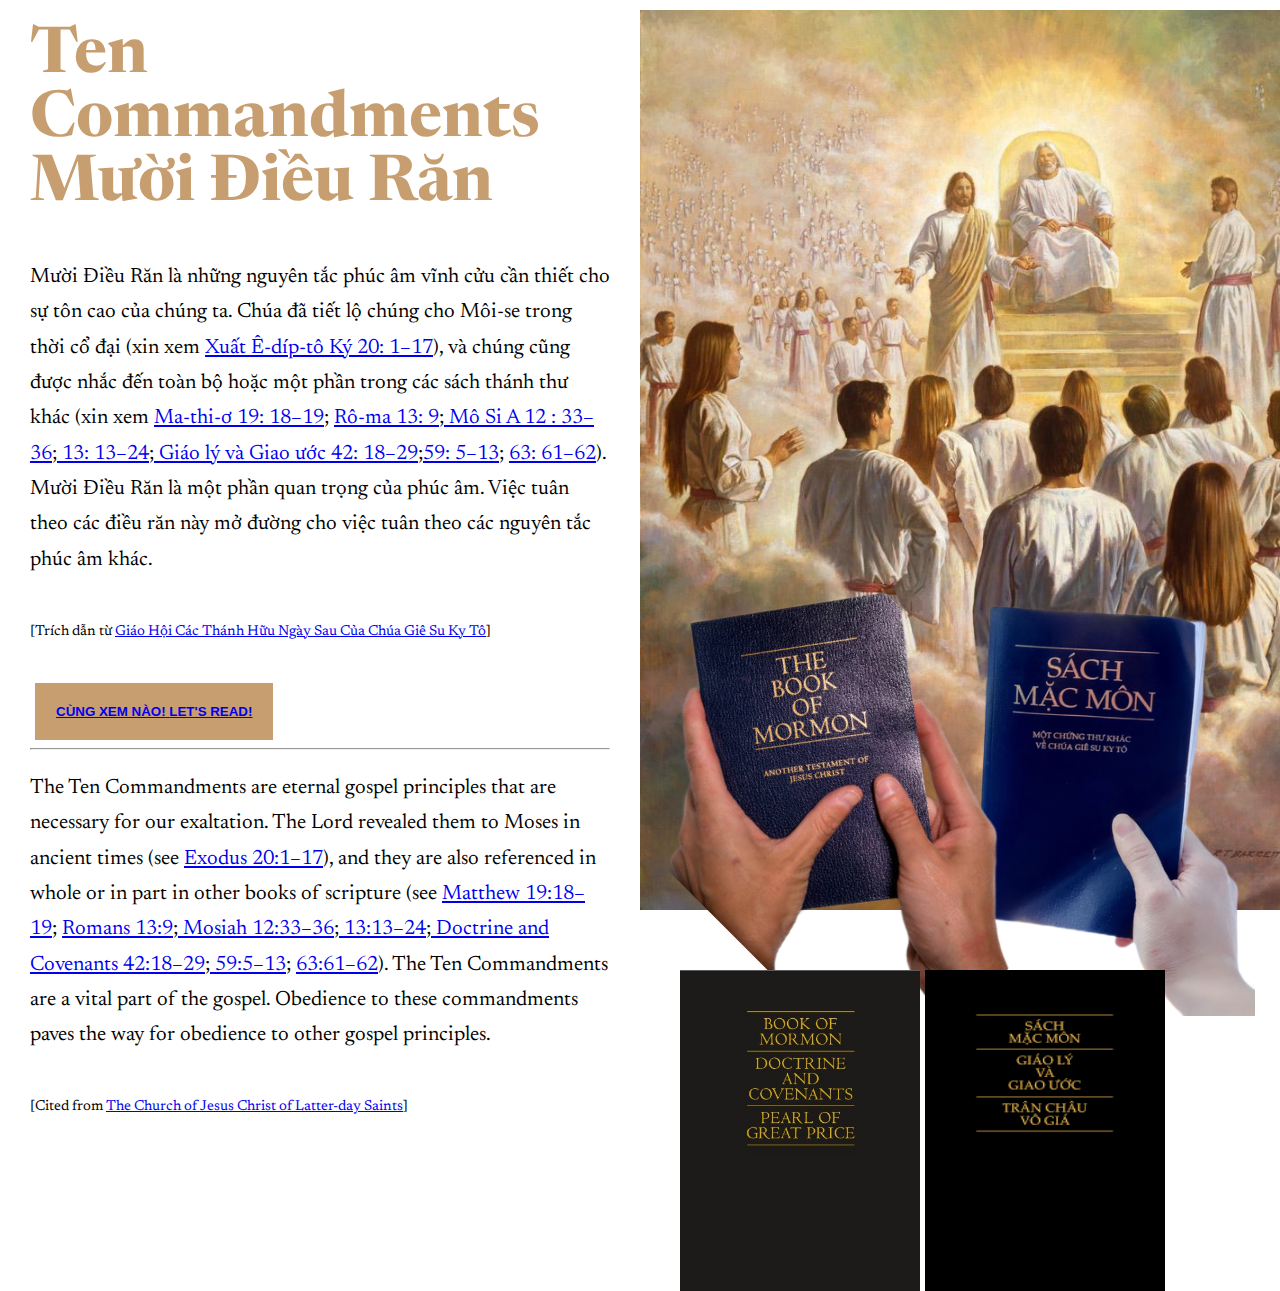
<file: index.html>
<!DOCTYPE html>
<html lang="en">

<head>
    <meta charset="UTF-8">
    <meta name="viewport" content="width=device-width, initial-scale=1.0">
    <title>10 Commandments Intro</title>
    <link rel="stylesheet" href="css/main.css">
</head>

<body>
    <main>
        <div class="content">
            <section>
                <h1 class="anim1"><span>Ten Commandments</span> <span>Mười Điều Răn</span></h1>
                <p class="anim1">Mười Điều Răn là những nguyên tắc phúc âm vĩnh cửu cần thiết cho sự tôn cao của chúng
                    ta. Chúa đã tiết lộ chúng cho Môi-se trong thời cổ đại (xin xem <a
                        href="https://kinhthanh.httlvn.org/doc-kinh-thanh/xu/20?v=RVV11" target="_blank">Xuất Ê-díp-tô Ký 20: 1–17</a>),
                    và chúng cũng được nhắc đến toàn bộ hoặc một phần trong các sách thánh thư khác (xin xem <a
                        href="https://kinhthanh.httlvn.org/doc-kinh-thanh/mat/19?v=BD2011#18" target="_blank">Ma-thi-ơ 19: 18–19</a>; <a
                        href="http://kinhthanh.httlvn.org/doc-kinh-thanh/ro/13?v=NVB#9" target="_blank">Rô-ma 13: 9</a>;<a
                        href="https://www.churchofjesuschrist.org/study/scriptures/bofm/mosiah/12.33-36?lang=vie#p33#33" target="_blank">
                        Mô Si A 12 : 33–36</a>;<a
                        href="https://www.churchofjesuschrist.org/study/scriptures/bofm/mosiah/13.13-24?lang=vie#p13#13" target="_blank">
                        13: 13–24</a>;<a
                        href="https://www.churchofjesuschrist.org/study/scriptures/dc-testament/dc/42.18-29?lang=vie#p18#18" target="_blank">
                        Giáo lý và Giao ước 42: 18–29</a>;<a
                        href="https://www.churchofjesuschrist.org/study/scriptures/dc-testament/dc/59.5-13?lang=vie#p5#5" target="_blank">59:
                        5–13</a>; <a
                        href="https://www.churchofjesuschrist.org/study/scriptures/dc-testament/dc/63.61-62?lang=vie#p61#61" target="_blank">63:
                        61–62</a>). Mười Điều Răn là một phần quan trọng của phúc âm. Việc tuân theo các điều răn này mở
                    đường cho việc tuân theo các nguyên tắc phúc âm khác.</p>
                <p class="p1 anim1">[Trích dẫn từ <a
                        href="https://www.churchofjesuschrist.org/study/manual/gospel-topics/ten-commandments?lang=vie" target="_blank">Giáo
                        Hội Các Thánh Hữu Ngày Sau Của Chúa Giê Su Ky Tô</a>]</p>
                        <button><a class="anim1" href="#" id="cta"><span>Cùng xem nào!</span> <span>Let's Read!</span></a></button>
            </section>
            
            <hr>
            <section>
                <p class="anim1">The Ten Commandments are eternal gospel principles that are necessary for our
                    exaltation. The Lord revealed them to Moses in ancient times (see <a
                        href="https://www.churchofjesuschrist.org/study/scriptures/ot/ex/20.1-17?lang=eng#p1#1" target="_blank">Exodus
                        20:1–17</a>), and they are also referenced in whole or in part in other books of scripture (see
                    <a href="https://www.churchofjesuschrist.org/study/scriptures/nt/matt/19.18-19?lang=eng#p18#18" target="_blank">Matthew
                        19:18–19</a>; <a
                        href="https://www.churchofjesuschrist.org/study/scriptures/nt/rom/13.9?lang=eng#p9#9" target="_blank">Romans
                        13:9</a>;<a
                        href="https://www.churchofjesuschrist.org/study/scriptures/bofm/mosiah/12.33-36?lang=eng#p33#33" target="_blank">
                        Mosiah 12:33–36</a>;<a
                        href="https://www.churchofjesuschrist.org/study/scriptures/bofm/mosiah/13.13-24?lang=eng#p13#13" target="_blank">
                        13:13–24</a>;<a
                        href="https://www.churchofjesuschrist.org/study/scriptures/dc-testament/dc/42.18-29?lang=eng#p18#18" target="_blank">
                        Doctrine and Covenants 42:18–29</a>;<a
                        href="https://www.churchofjesuschrist.org/study/scriptures/dc-testament/dc/59.5-13?lang=eng#p5#5" target="_blank">
                        59:5–13</a>; <a
                        href="https://www.churchofjesuschrist.org/study/scriptures/dc-testament/dc/63.61-62?lang=eng#p61#61" target="_blank">
                        63:61–62</a>). The Ten Commandments are a vital part of the gospel. Obedience to these
                    commandments paves the way for obedience to other gospel principles.</p>
                <p class="p1 anim1">[Cited from <a
                        href="https://www.churchofjesuschrist.org/study/manual/gospel-topics/ten-commandments?lang=eng" target="_blank">The
                        Church of Jesus Christ of Latter-day Saints</a>]</p>
            </section>
        </div>
        <aside>
            <div class="bom-image">
                <a href="https://www.churchofjesuschrist.org/study/scriptures/bofm/bofm-title?lang=vie" target="_blank"><img src="images/107639861_727531318037165_8977069293141533327_n_prev_ui.png"
                    alt="a hand holding Book of Mormon in Vietnamese" class="vie"></a>
                <a href="https://www.churchofjesuschrist.org/study/scriptures/bofm/bofm-title?lang=eng" target="_blank"><img src="images/istockphoto-1251199050-612x612_prev_ui.png" alt="Book of Mormon English verse" class="eng"></a>
            <a href="https://www.churchofjesuschrist.org/study/scriptures?lang=vie" target="_blank"><img src="images/download.png"
                alt="combine vie" class="vie1"></a>
            <a href="https://www.churchofjesuschrist.org/study/scriptures/bofm/bofm-title?lang=eng" target="_blank"><img src="images/41p7YA-dh+L.jpg" alt="combine English verse" class="eng1"></a>
        </div>
    </aside>
    </main>



    <script src="https://s3-us-west-2.amazonaws.com/s.cdpn.io/16327/gsap-latest-beta.min.js"></script>
    <script src="https://s3-us-west-2.amazonaws.com/s.cdpn.io/16327/CSSRulePlugin3.min.js"></script>


    <script>

        var rule = CSSRulePlugin.getRule(".span:after"); 

        // gsap.from('.anim1', { opacity: 0, duration: 1, y: -50, stagger: 0.6 });
        // gsap.from('img', { opacity: 0, duration: 1, y: 30, delay: 1.4 });
        // gsap.to(rule, {cssRule: {scaleY: 0}, duration: 1})
        // gsap.from('aside', { opacity: 0, duration: 1, backgroundPosition: '200px 0px', delay: 1.1 })
   

        var tl = gsap.timeline({default:{duration: 1}})

        tl.from(".anim1", {y: -50, stagger: .6, opacity: 0})
            .to(rule, {duration: 1.8, cssRule: {height: 0}}, "-=2.2")
            .from("aside", {backgroundPosition: '200px 0px', opacity: 0}, "-=1.5")
            .from("img", {y: 50, opacity: 0}, "-=.5")

        document.getElementById('cta').addEventListener('click', () => {
            // tl.reversed() ? tl.play() : tl.reverse(); 
            if(!tl.reversed()){
                tl.reverse();
                setTimeout(() => {
                    window.location.href="10commandments.html"
                }, 3000)
            }
        })
   </script>
</body>

</html>
</file>
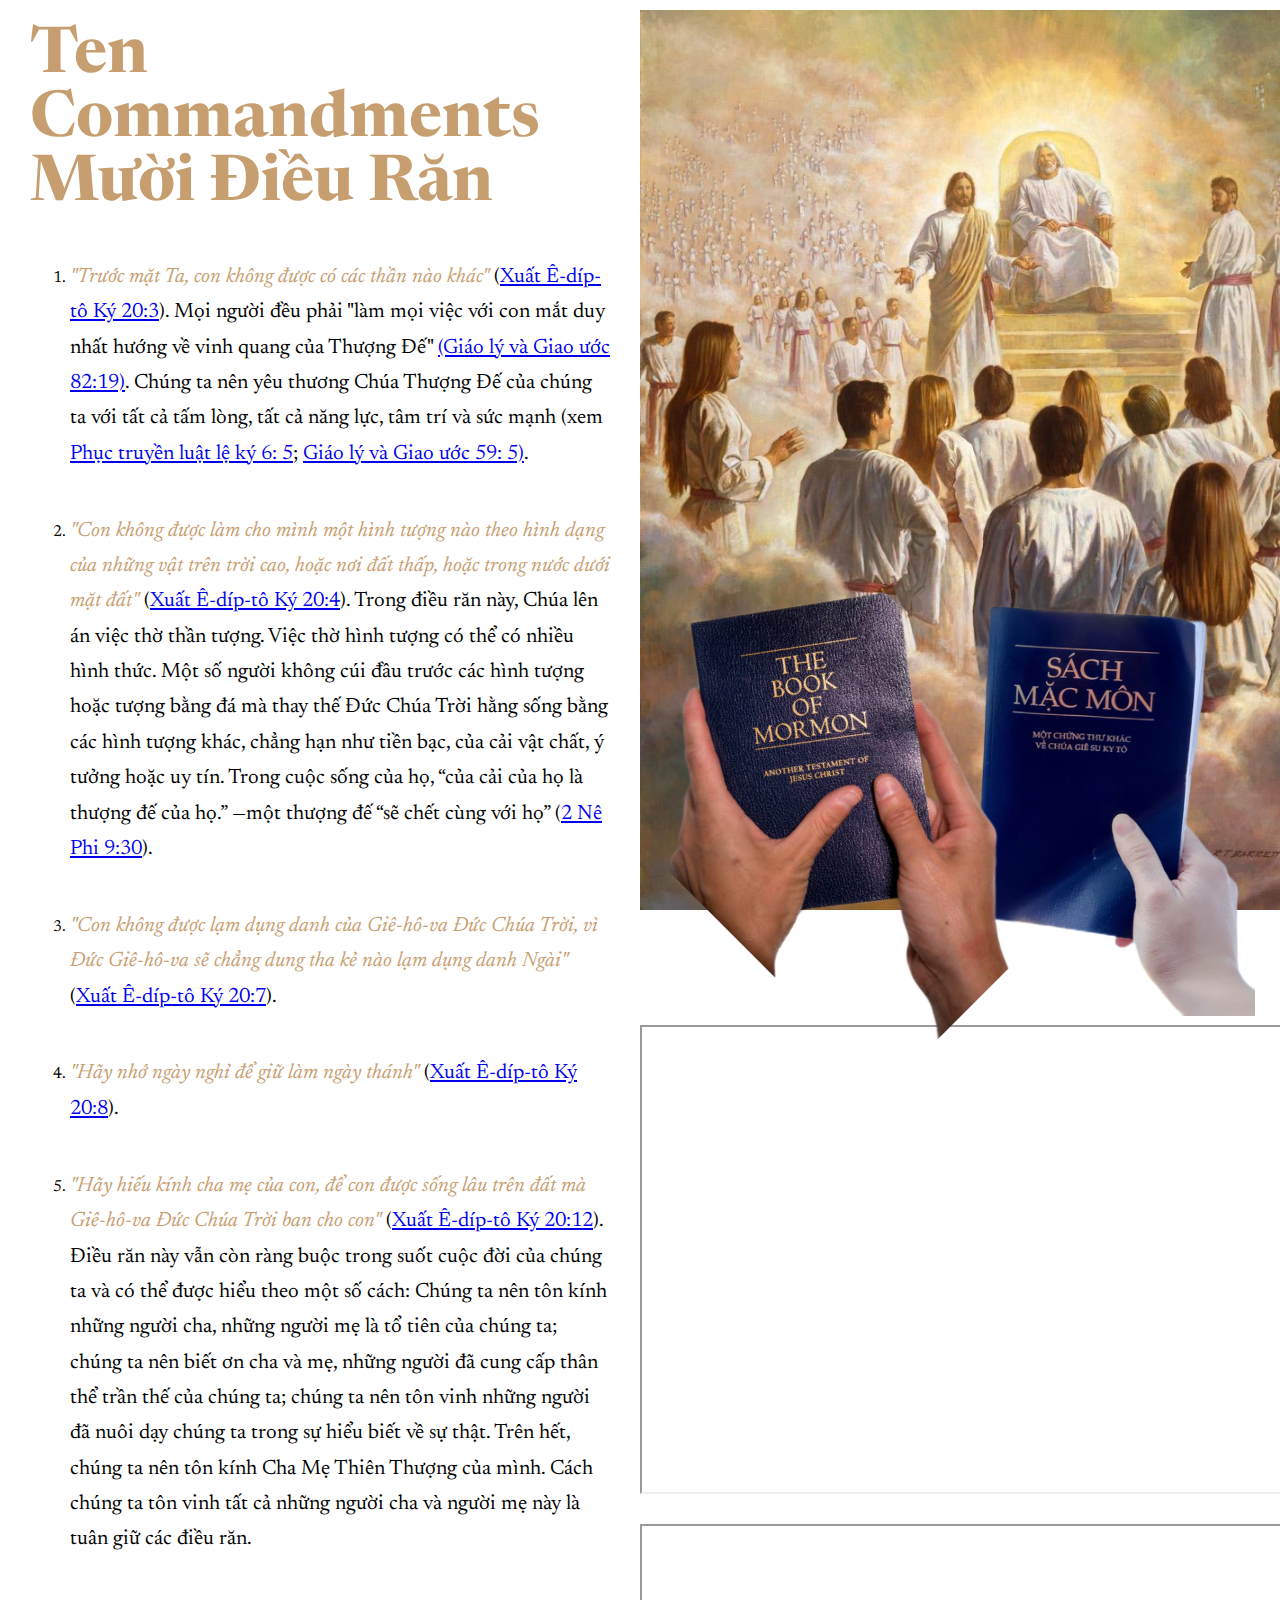
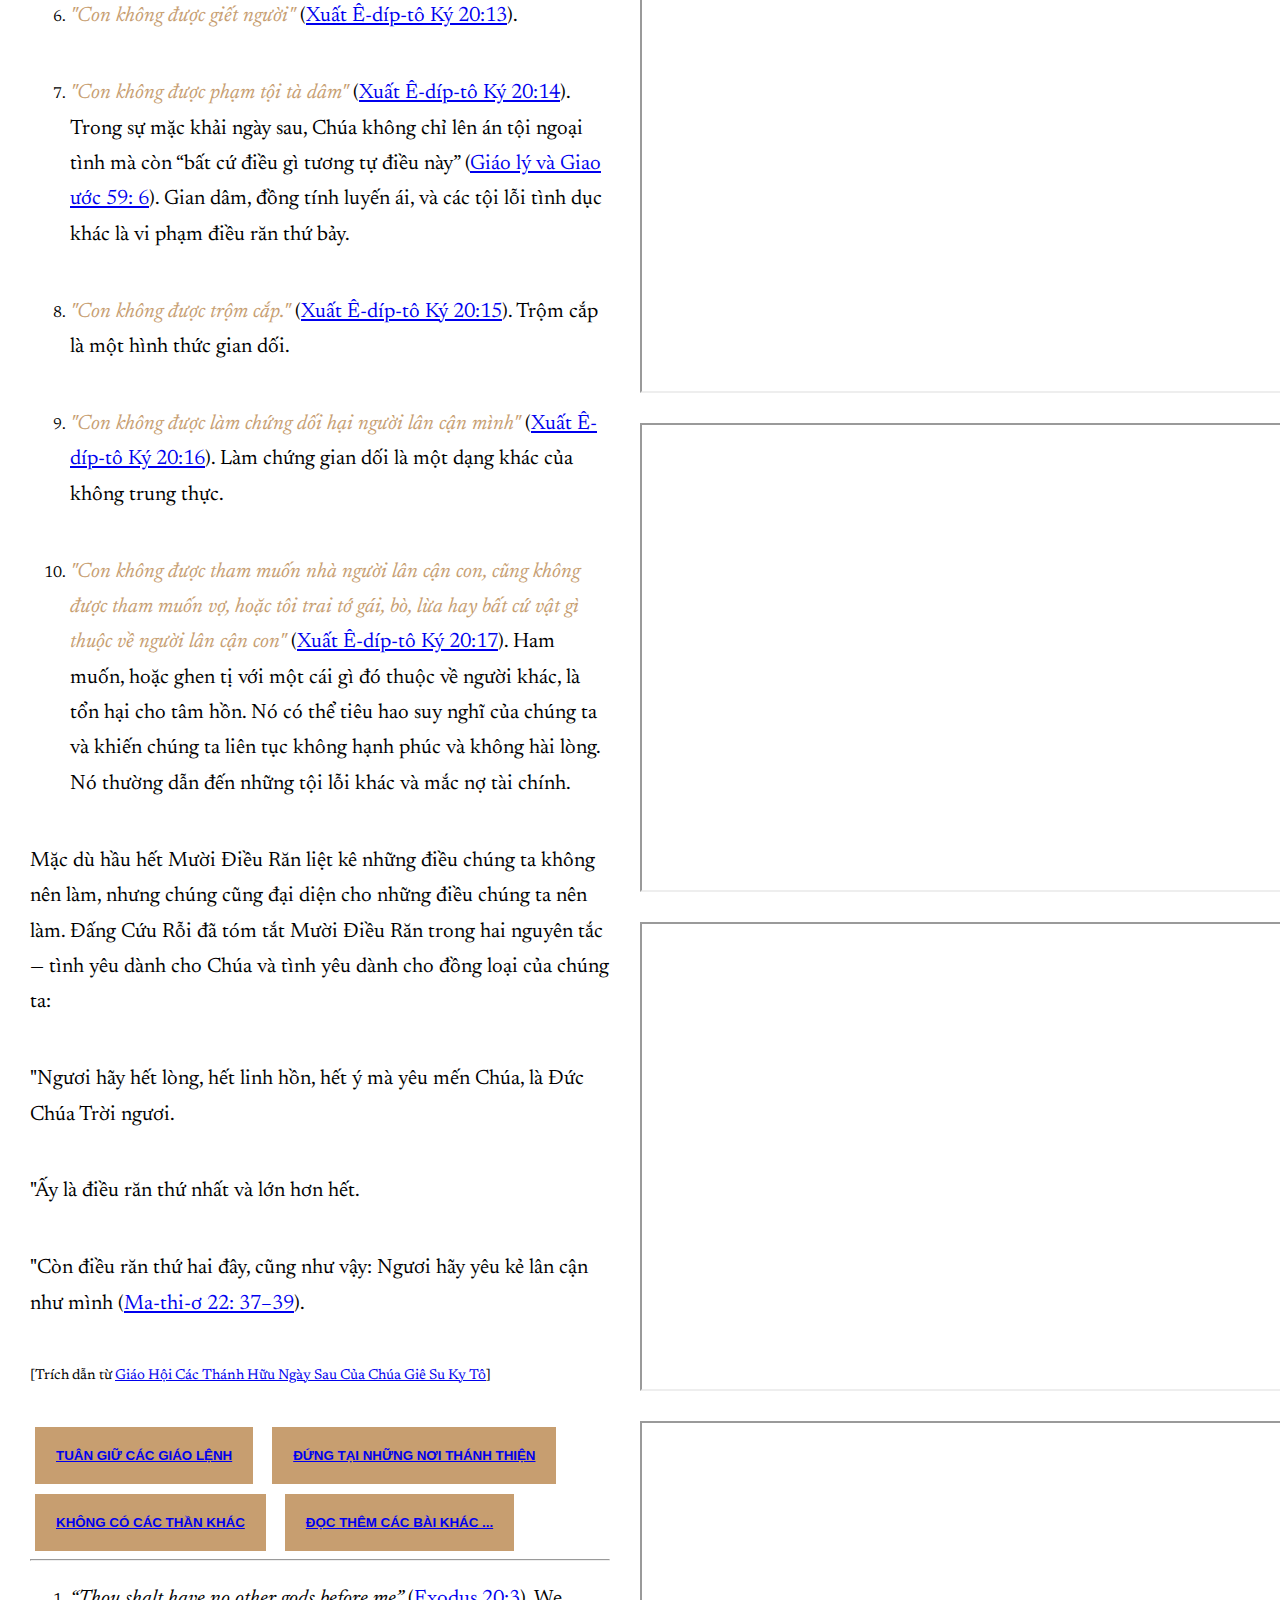
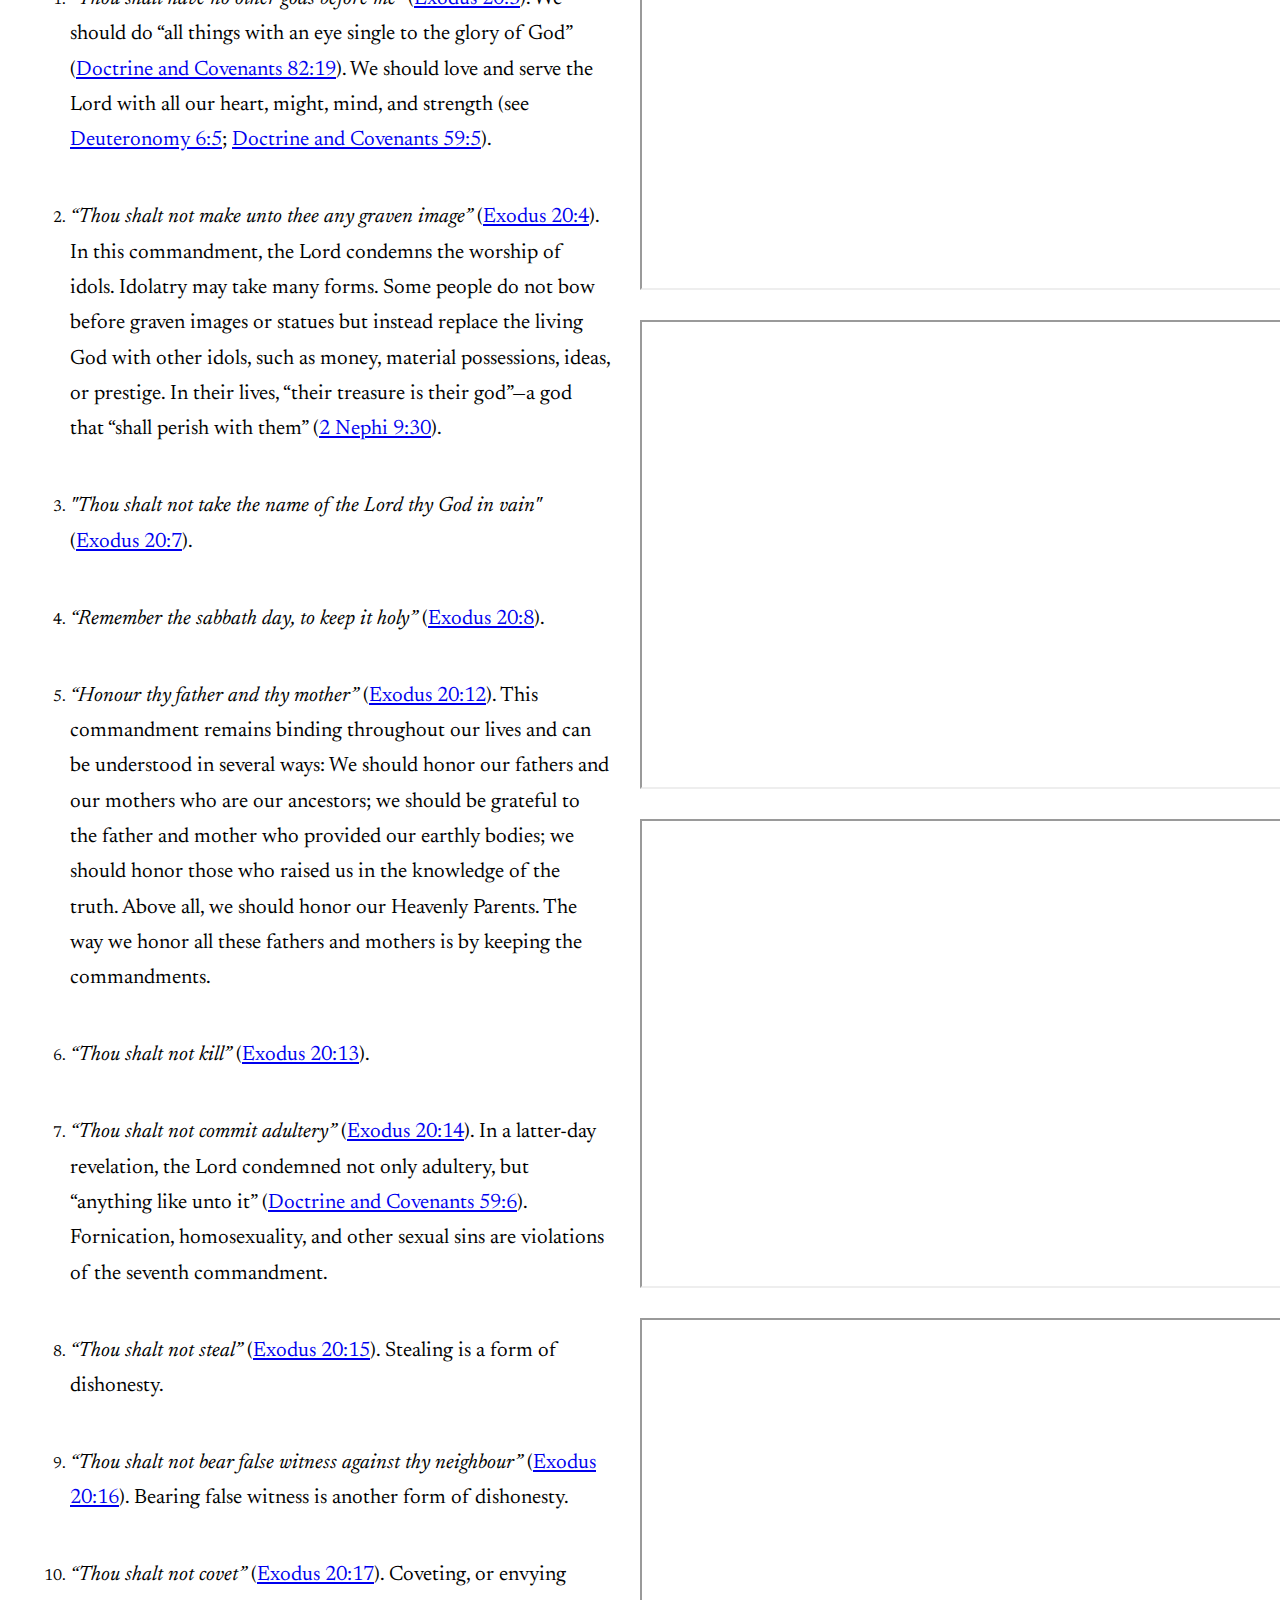
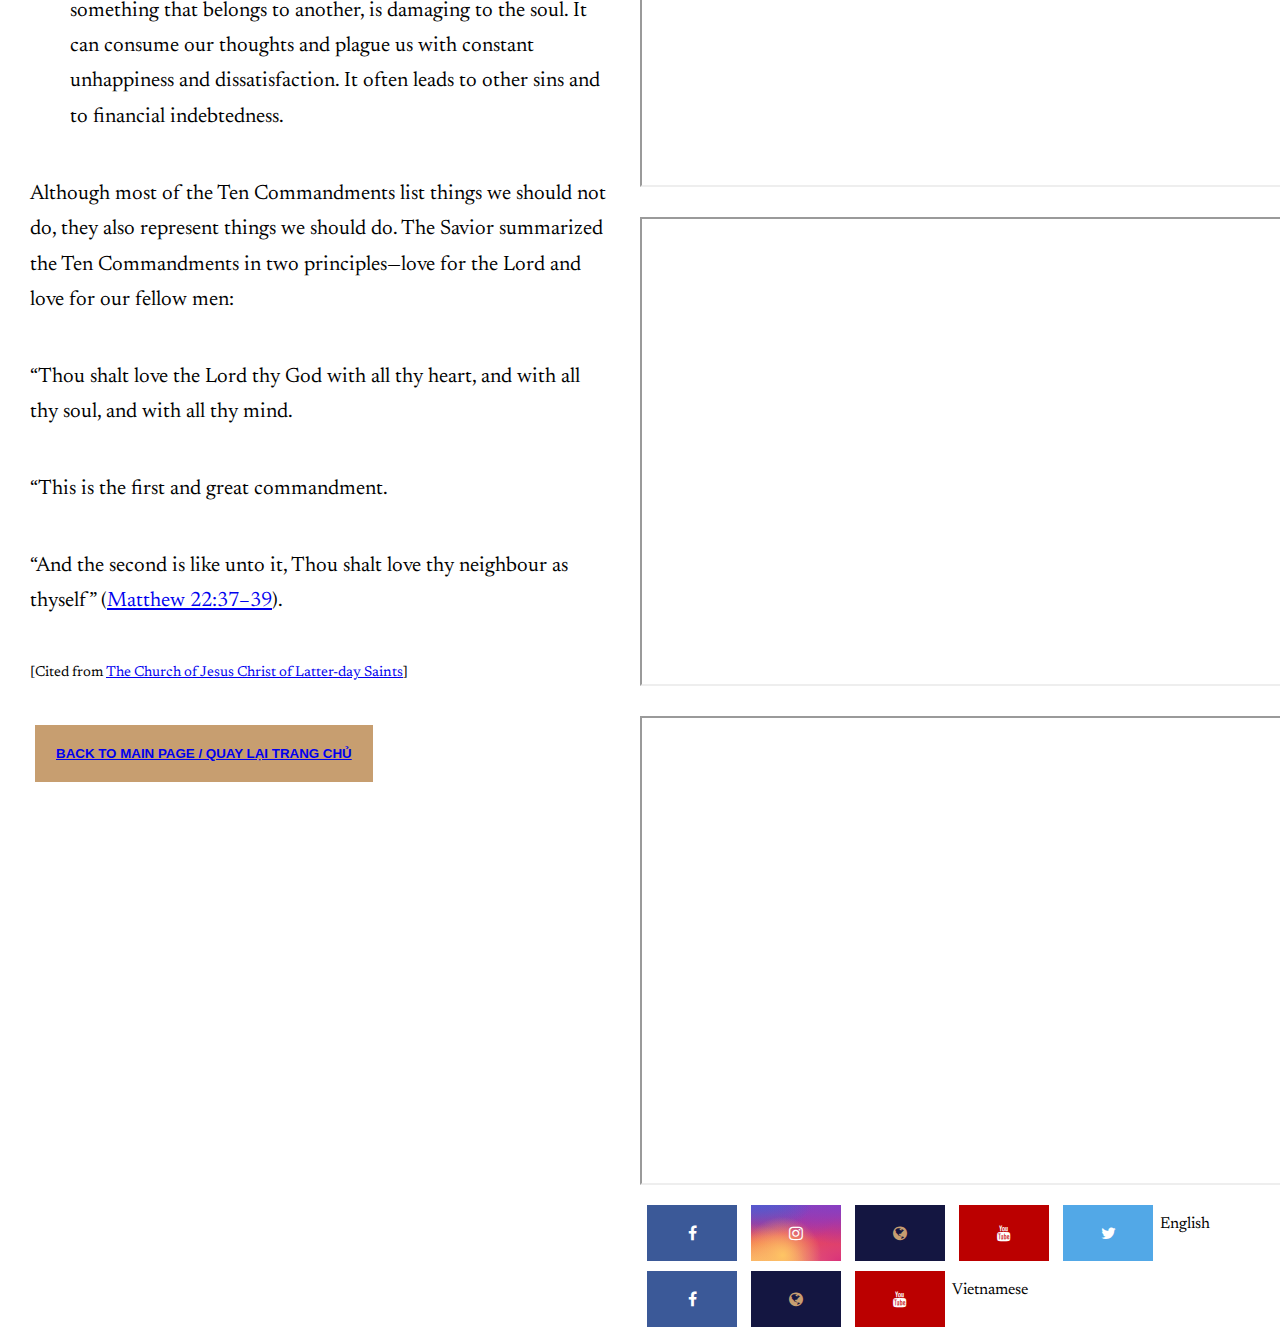
<file: 10commandments.html>
<!DOCTYPE html>
<html lang="en">
<head>
    <meta charset="UTF-8">
    <meta name="viewport" content="width=device-width, initial-scale=1.0">
    <title>10 Commandments Details</title>
    <link rel="stylesheet" href="css/main.css">
    <link rel="stylesheet" href="https://cdnjs.cloudflare.com/ajax/libs/font-awesome/4.7.0/css/font-awesome.min.css">
</head>
<body>
    <main>
        <div class="content">
            <section>
                <h1 class="anim1"><span>Ten Commandments</span> <span>Mười Điều Răn</span></h1>
                    <ol>
                        <li>
                            <p class="anim1"><em><mark class="red">"Trước mặt Ta, con không được có các thần nào khác"</mark></em> (<a href="http://kinhthanh.httlvn.org/doc-kinh-thanh/xu/20?v=RVV11#3" target="_blank">Xuất Ê-díp-tô Ký 20:3</a>).
                            Mọi người đều phải "làm mọi việc với con mắt duy nhất hướng về vinh quang của Thượng Đế" <a href= "https://www.churchofjesuschrist.org/study/scriptures/dc-testament/dc/82.19?lang=vie#p19#19" target="_blank">(Giáo lý và Giao ước 82:19)</a>. 
                            Chúng ta nên yêu thương Chúa Thượng Đế của chúng ta với tất cả tấm lòng, tất cả năng lực, tâm trí và sức mạnh (xem <a href="https://www.bible.com/vi/bible/193/DEU.6.VIE1925" target="_blank">Phục truyền luật lệ ký 6: 5</a>; <a href= "https://www.churchofjesuschrist.org/study/scriptures/dc-testament/dc/59.5?lang=vie#p5#5" target="_blank">Giáo lý và Giao ước 59: 5)</a>.
                            </p>
                        </li>
                        <li>
                            <p class="anim1"><em><mark class="red">"Con không được làm cho mình một hình tượng nào theo hình dạng của những vật trên trời cao, hoặc nơi đất thấp, hoặc trong nước dưới mặt đất"</mark></em> (<a href="http://kinhthanh.httlvn.org/doc-kinh-thanh/xu/20?v=RVV11#4" target="_blank">Xuất Ê-díp-tô Ký 20:4</a>).
                                Trong điều răn này, Chúa lên án việc thờ thần tượng. Việc thờ hình tượng có thể có nhiều hình thức. Một số người không cúi đầu trước các hình tượng hoặc tượng bằng đá mà thay thế Đức Chúa Trời hằng sống bằng các hình tượng khác, chẳng hạn như tiền bạc, của cải vật chất, ý tưởng hoặc uy tín. Trong cuộc sống của họ, “của cải của họ là thượng đế của họ.” —một thượng đế “sẽ chết cùng với họ” (<a href="https://www.churchofjesuschrist.org/study/scriptures/bofm/2-ne/9.30?lang=vie#p30#30" target="_blank">2 Nê Phi 9:30</a>).
                            </p>
                        </li>
                        <li>
                            <p class="anim1"><em><mark class="red">"Con không được lạm dụng danh của Giê-hô-va Đức Chúa Trời, vì Đức Giê-hô-va sẽ chẳng dung tha kẻ nào lạm dụng danh Ngài"</mark></em> (<a href="http://kinhthanh.httlvn.org/doc-kinh-thanh/xu/20?v=RVV11#7" target="_blank">Xuất Ê-díp-tô Ký 20:7</a>).</p>
                        </li>
                        <li>
                            <p class="anim1"><em><mark class="red">"Hãy nhớ ngày nghỉ để giữ làm ngày thánh"</mark></em> (<a href="http://kinhthanh.httlvn.org/doc-kinh-thanh/xu/20?v=RVV11#8" target="_blank">Xuất Ê-díp-tô Ký 20:8</a>). </p>
                        </li>
                        <li>
                            <p class="anim1"><em><mark class="red">"Hãy hiếu kính cha mẹ của con, để con được sống lâu trên đất mà Giê-hô-va Đức Chúa Trời ban cho con"</mark></em> (<a href="http://kinhthanh.httlvn.org/doc-kinh-thanh/xu/20?v=RVV11#12" target="_blank">Xuất Ê-díp-tô Ký 20:12</a>).
                                Điều răn này vẫn còn ràng buộc trong suốt cuộc đời của chúng ta và có thể được hiểu theo một số cách: Chúng ta nên tôn kính những người cha, những người mẹ là tổ tiên của chúng ta; chúng ta nên biết ơn cha và mẹ, những người đã cung cấp thân thể trần thế của chúng ta; chúng ta nên tôn vinh những người đã nuôi dạy chúng ta trong sự hiểu biết về sự thật. Trên hết, chúng ta nên tôn kính Cha Mẹ Thiên Thượng của mình. Cách chúng ta tôn vinh tất cả những người cha và người mẹ này là tuân giữ các điều răn.
                            </p>
                        </li>
                        <li>
                            <p class="anim1"><em><mark class="red">"Con không được giết người"</mark></em> (<a href="http://kinhthanh.httlvn.org/doc-kinh-thanh/xu/20?v=RVV11#13" target="_blank">Xuất Ê-díp-tô Ký 20:13</a>).</p>
                        </li>
                        <li>
                            <p class="anim1"><em><mark class="red">"Con không được phạm tội tà dâm"</mark></em> (<a href="http://kinhthanh.httlvn.org/doc-kinh-thanh/xu/20?v=RVV11#14" target="_blank">Xuất Ê-díp-tô Ký 20:14</a>).
                                Trong sự mặc khải ngày sau, Chúa không chỉ lên án tội ngoại tình mà còn “bất cứ điều gì tương tự điều này” (<a href="https://www.churchofjesuschrist.org/study/scriptures/dc-testament/dc/59.6?lang=vie#p6#6">Giáo lý và Giao ước 59: 6</a>). Gian dâm, đồng tính luyến ái, và các tội lỗi tình dục khác là vi phạm điều răn thứ bảy.
                            </p>
                        </li>
                        <li>
                            <p class="anim1"><em><mark class="red">"Con không được trộm cắp."</mark></em> (<a href="http://kinhthanh.httlvn.org/doc-kinh-thanh/xu/20?v=RVV11#15" target="_blank">Xuất Ê-díp-tô Ký 20:15</a>).
                                Trộm cắp là một hình thức gian dối.
                            </p>
                        </li>
                        <li>
                            <p class="anim1"><em><mark class="red">"Con không được làm chứng dối hại người lân cận mình"</mark></em> (<a href="http://kinhthanh.httlvn.org/doc-kinh-thanh/xu/20?v=RVV11#16" target="_blank">Xuất Ê-díp-tô Ký 20:16</a>).
                                Làm chứng gian dối là một dạng khác của không trung thực.
                            </p>
                        </li>
                        <li>
                            <p class="anim1"><em><mark class="red">"Con không được tham muốn nhà người lân cận con, cũng không được tham muốn vợ, hoặc tôi trai tớ gái, bò, lừa hay bất cứ vật gì thuộc về người lân cận con"</mark></em> (<a href="http://kinhthanh.httlvn.org/doc-kinh-thanh/xu/20?v=RVV11#17" target="_blank">Xuất Ê-díp-tô Ký 20:17</a>).
                                Ham muốn, hoặc ghen tị với một cái gì đó thuộc về người khác, là tổn hại cho tâm hồn. Nó có thể tiêu hao suy nghĩ của chúng ta và khiến chúng ta liên tục không hạnh phúc và không hài lòng. Nó thường dẫn đến những tội lỗi khác và mắc nợ tài chính.
                            </p>
                        </li>
                    </ol>
                    <p class="anim1">Mặc dù hầu hết Mười Điều Răn liệt kê những điều chúng ta không nên làm, nhưng chúng cũng đại diện cho những điều chúng ta nên làm. Đấng Cứu Rỗi đã tóm tắt Mười Điều Răn trong hai nguyên tắc — tình yêu dành cho Chúa và tình yêu dành cho đồng loại của chúng ta: </p>
                    <p class="anim1">"Ngươi hãy hết lòng, hết linh hồn, hết ý mà yêu mến Chúa, là Đức Chúa Trời ngươi.</p>
                    <p class="anim1">"Ấy là điều răn thứ nhất và lớn hơn hết.</p>
                    <p class="anim1">"Còn điều răn thứ hai đây, cũng như vậy: Ngươi hãy yêu kẻ lân cận như mình (<a href="https://vietchristian.com/kinhthanh/tim.asp?btt/39/22:37-39">Ma-thi-ơ 22: 37–39</a>).</p>

                <p class="p1 anim1">[Trích dẫn từ <a
                        href="https://www.churchofjesuschrist.org/study/manual/gospel-topics/ten-commandments?lang=vie" target="_blank">Giáo
                        Hội Các Thánh Hữu Ngày Sau Của Chúa Giê Su Ky Tô</a>]</p>
                        <button><a  href="https://www.churchofjesuschrist.org/study/general-conference/2015/10/keep-the-commandments?lang=vie" id="cta" target="_blank">Tuân Giữ Các Giáo Lệnh</a></button>
                        <button><a  href="https://www.churchofjesuschrist.org/study/general-conference/2011/10/stand-in-holy-places?lang=vie" id="cta" target="_blank">Đứng tại Những Nơi Thánh Thiện</a></button>
                        <button><a  href="https://www.churchofjesuschrist.org/study/general-conference/2013/10/no-other-gods?lang=vie" id="cta" target="_blank">Không Có Các Thần Khác</a></button>
                        <button><a  href="https://www.churchofjesuschrist.org/general-conference/topics/commandments?encoded=true&lang=eng" id="cta" target="_blank">Đọc thêm các bài khác ...</a></button>

                </section>
            
            <hr>
            <section>
                <ol>
                    <li>
                        <p class="anim1"> <em>“Thou shalt have no other gods before me”</em> (<a href="https://www.churchofjesuschrist.org/study/scriptures/ot/ex/20.3?lang=eng#p3#3" target="_blank">Exodus 20:3</a>). 
                            We should do “all things with an eye single to the glory of God” (<a href="https://www.churchofjesuschrist.org/study/scriptures/dc-testament/dc/82.19?lang=eng#p19#19" target="_blank">Doctrine and Covenants 82:19</a>). 
                            We should love and serve the Lord with all our heart, might, mind, and strength (see <a href="https://www.churchofjesuschrist.org/study/scriptures/ot/deut/6.5?lang=eng#p5#5" target="_blank">Deuteronomy 6:5</a>; <a href="https://www.churchofjesuschrist.org/study/scriptures/dc-testament/dc/59.5?lang=eng#p5#5" target="_blank">Doctrine and Covenants 59:5</a>).</p>
                    </li>
                    <li>
                        <p class="anim1"><em>“Thou shalt not make unto thee any graven image”</em> (<a href="https://www.churchofjesuschrist.org/study/scriptures/ot/ex/20.4?lang=eng#p4#4" target="_blank">Exodus 20:4</a>).
                            In this commandment, the Lord condemns the worship of idols. Idolatry may take many forms. Some people do not bow before graven images or statues but instead replace the living God with other idols, such as money, material possessions, ideas, or prestige. In their lives, “their treasure is their god”—a god that “shall perish with them” (<a href="https://www.churchofjesuschrist.org/study/scriptures/bofm/2-ne/9.30?lang=eng#p30#30" target="_blank">2 Nephi 9:30</a>).
                        </p>
                    </li>
                    <li>
                        <p class="anim1"><em>"Thou shalt not take the name of the Lord thy God in vain"</em> (<a href="https://www.churchofjesuschrist.org/study/scriptures/ot/ex/20.7?lang=eng#p7#7" target="_blank">Exodus 20:7</a>).</p>
                    </li>
                    <li>
                        <p class="anim1"><em>“Remember the sabbath day, to keep it holy”</em> (<a href="https://www.churchofjesuschrist.org/study/scriptures/ot/ex/20.8?lang=eng#p8#8" target="_blank">Exodus 20:8</a>).</p>
                    </li>
                    <li>
                        <p class="anim1"><em>“Honour thy father and thy mother”</em> (<a href="https://www.churchofjesuschrist.org/study/scriptures/ot/ex/20.12?lang=eng#p12#12" target="_blank">Exodus 20:12</a>).
                            This commandment remains binding throughout our lives and can be understood in several ways: We should honor our fathers and our mothers who are our ancestors; we should be grateful to the father and mother who provided our earthly bodies; we should honor those who raised us in the knowledge of the truth. Above all, we should honor our Heavenly Parents. The way we honor all these fathers and mothers is by keeping the commandments.
                        </p>
                    </li>
                    <li>
                        <p class="anim1"><em>“Thou shalt not kill”</em> (<a href="https://www.churchofjesuschrist.org/study/scriptures/ot/ex/20.13?lang=eng#p13#13" target="_blank">Exodus 20:13</a>).</p>
                    </li>
                    <li>
                        <p class="anim1"><em>“Thou shalt not commit adultery”</em> (<a href="https://www.churchofjesuschrist.org/study/scriptures/ot/ex/20.14?lang=eng#p14#14" target="_blank">Exodus 20:14</a>).
                            In a latter-day revelation, the Lord condemned not only adultery, but “anything like unto it” (<a href="https://www.churchofjesuschrist.org/study/scriptures/dc-testament/dc/59.6?lang=eng#p6#6">Doctrine and Covenants 59:6</a>). Fornication, homosexuality, and other sexual sins are violations of the seventh commandment.
                        </p>
                    </li>
                    <li>
                        <p class="anim1"><em>“Thou shalt not steal”</em> (<a href="https://www.churchofjesuschrist.org/study/scriptures/ot/ex/20.15?lang=eng#p15#15" target="_blank">Exodus 20:15</a>).
                            Stealing is a form of dishonesty.
                        </p>
                    </li>
                    <li>
                        <p class="anim1"><em>“Thou shalt not bear false witness against thy neighbour”</em> (<a href="https://www.churchofjesuschrist.org/study/scriptures/ot/ex/20.16?lang=eng#p16#16" target="_blank">Exodus 20:16</a>).
                            Bearing false witness is another form of dishonesty.
                        </p>
                    </li>
                    <li>
                        <p class="anim1"><em>“Thou shalt not covet”</em> (<a href="https://www.churchofjesuschrist.org/study/scriptures/ot/ex/20.17?lang=eng#p17#17" target="_blank">Exodus 20:17</a>).
                            Coveting, or envying something that belongs to another, is damaging to the soul. It can consume our thoughts and plague us with constant unhappiness and dissatisfaction. It often leads to other sins and to financial indebtedness.
                        </p>
                    </li>
                </ol>
                <p class="anim1">Although most of the Ten Commandments list things we should not do, they also represent things we should do. The Savior summarized the Ten Commandments in two principles—love for the Lord and love for our fellow men: </p>
                <p class="anim1">“Thou shalt love the Lord thy God with all thy heart, and with all thy soul, and with all thy mind.</p>
                <p class="anim1">“This is the first and great commandment.</p>
                <p class="anim1">“And the second is like unto it, Thou shalt love thy neighbour as thyself” (<a href="https://www.churchofjesuschrist.org/study/scriptures/nt/matt/22.37-39?lang=eng#p37#37">Matthew 22:37–39</a>).</p>

                <p class="p1 anim1">[Cited from <a
                        href="https://www.churchofjesuschrist.org/study/manual/gospel-topics/ten-commandments?lang=eng" target="_blank">The
                        Church of Jesus Christ of Latter-day Saints</a>]</p>
                        <button><a href="index.html" id="cta">Back to Main Page / Quay lại trang chủ</a></button>
            </section>
        </div>
        <aside>
            <div class="bom-image">
                <a href="https://www.churchofjesuschrist.org/study/scriptures/bofm/bofm-title?lang=vie" target="_blank"><img src="images/107639861_727531318037165_8977069293141533327_n_prev_ui.png"
                    alt="a hand holding Book of Mormon in Vietnamese" class="vie"></a>
                <a href="https://www.churchofjesuschrist.org/study/scriptures/bofm/bofm-title?lang=eng" target="_blank"><img src="images/istockphoto-1251199050-612x612_prev_ui.png" alt="Book of Mormon English verse" class="eng"></a>
            </div>
            <iframe class="iframe1" width="685" height="470" src="https://www.youtube.com/embed/XbC9oOupjJI"></iframe>
            <iframe class="iframe2" width="685" height="470" src="https://www.youtube.com/embed/xs0x9HbfA64"></iframe>
            <iframe class="iframe3" width="685" height="470" src="https://www.youtube.com/embed/677BcQilyBo"></iframe>
            <iframe class="iframe4" width="685" height="470" src="https://www.youtube.com/embed/hxbt7momAqE"></iframe>
            <iframe class="iframe5" width="685" height="470" src="https://www.youtube.com/embed/c-37BQ8O1NY"></iframe>
            <iframe class="iframe6" width="685" height="470" src="https://www.youtube.com/embed/aEhs54YKUP0"></iframe>
            <iframe class="iframe7" width="685" height="470" src="https://www.youtube.com/embed/806fRsUPlOA"></iframe>
            <iframe class="iframe8" width="685" height="470" src="https://www.youtube.com/embed/CKFMHh_SzpQ"></iframe>
            <iframe class="iframe9" width="685" height="470" src="https://www.youtube.com/embed/To0TrobVs3Y"></iframe>
            <iframe class="iframe10" width="685" height="470" src="https://www.youtube.com/embed/GjMoBKxDMaM"></iframe>

            <div class="social">
            <a href="https://www.facebook.com/ChurchofJesusChrist/" class="fa fa-facebook" target="_blank"></a>
            <a href="https://www.instagram.com/churchofjesuschrist/" class="fa fa-instagram" target="_blank"></a>
            <a href="https://www.churchofjesuschrist.org/?lang=eng" class="fa fa-globe" target="_blank"></a>
            <a href="https://www.youtube.com/user/MormonMessages" class="fa fa-youtube" target="_blank"></a>
            <a href="https://twitter.com/Ch_JesusChrist" class="fa fa-twitter" target="_blank"></a>
            <p class="explain1">English</p>
            </div>
            <div class="social">
            <a href="https://m.facebook.com/ChurchOfJesusChristVietNam/" class="fa fa-facebook" target="_blank"></a>
            <a href="https://vn.churchofjesuschrist.org/?lang=vie" class="fa fa-globe" target="_blank"></a>
            <a href="https://www.youtube.com/channel/UCI3Po3_kcBKAQ58zhFUpyMQ" class="fa fa-youtube" target="_blank"></a>
            <p class="explain2">Vietnamese</p>
            </div>
        </aside>
    </main>



    <script src="https://s3-us-west-2.amazonaws.com/s.cdpn.io/16327/gsap-latest-beta.min.js"></script>
    <script src="https://s3-us-west-2.amazonaws.com/s.cdpn.io/16327/CSSRulePlugin3.min.js"></script>


    <script>

        var rule = CSSRulePlugin.getRule(".span:after"); 

        // gsap.from('.anim1', { opacity: 0, duration: 1, y: -50, stagger: 0.6 });
        // gsap.from('img', { opacity: 0, duration: 1, y: 30, delay: 1.4 });
        // gsap.to(rule, {cssRule: {scaleY: 0}, duration: 1})
        // gsap.from('aside', { opacity: 0, duration: 1, backgroundPosition: '200px 0px', delay: 1.1 })
   

        var tl = gsap.timeline({default:{duration: 1}})

        tl.from(".anim1", {y: -50, stagger: .6, opacity: 0})
            .to(rule, {duration: 1.8, cssRule: {height: 0}}, "-=2.2")
            .from("aside", {backgroundPosition: '200px 0px', opacity: 0}, "0")
            .from("img", {y: 50, opacity: 0}, "0")

        document.getElementById('cta').addEventListener('click', () => {
            // tl.reversed() ? tl.play() : tl.reverse(); 
            if(!tl.reversed()){
                tl.reverse();
                setTimeout(() => {
                    window.location.href="/10commandments.html"
                }, 1000)
            }
        })
   </script>
</body>
</html>
</file>
<file: css/main.css>
@import url("https://fonts.googleapis.com/css2?family=Newsreader:wght@600&display=swap");
body {
  height: 100%;
  margin: 0;
  margin-top: 10px;
  font-family: 'Newsreader';
}

aside {
  display: -webkit-box;
  display: -ms-flexbox;
  display: flex;
  -webkit-box-orient: vertical;
  -webkit-box-direction: normal;
      -ms-flex-direction: column;
          flex-direction: column;
  -ms-flex-preferred-size: 50%;
      flex-basis: 50%;
  -ms-flex-negative: 0;
      flex-shrink: 0;
}

.eng {
  width: 290px;
  left: -60px;
  top: 590px;
  opacity: 1;
  position: absolute;
  -webkit-transform: rotate(45deg);
          transform: rotate(45deg);
}

@media (min-width: 768px) {
  .eng {
    left: -90px;
    width: 540px;
  }
}

.vie {
  width: 190px;
  right: 5px;
  top: 54%;
  opacity: 1;
  position: absolute;
}

@media (min-width: 768px) {
  .vie {
    right: 25px;
    width: 390px;
  }
}

.eng1 {
  width: 240px;
  left: 40px;
  top: 960px;
  opacity: 1;
  position: absolute;
}

.vie1 {
  width: 240px;
  right: 115px;
  top: 960px;
  opacity: 1;
  position: absolute;
  height: 321px;
}

main {
  height: 100%;
  place-content: center;
  display: -webkit-box;
  display: -ms-flexbox;
  display: flex;
  -webkit-box-orient: vertical;
  -webkit-box-direction: normal;
      -ms-flex-direction: column;
          flex-direction: column;
}

@media (min-width: 768px) {
  main {
    -webkit-box-orient: horizontal;
    -webkit-box-direction: normal;
        -ms-flex-direction: row;
            flex-direction: row;
  }
}

main .content {
  margin: 5px 10px;
}

main .content h1 {
  font-family: 'Newsreader';
  font-size: 2.5em;
  font-weight: bold;
  color: #C79E70;
  line-height: 1em;
  position: relative;
  margin-top: 0px;
}

main .content h1 span {
  display: block;
}

@media (min-width: 768px) {
  main .content h1 {
    font-size: 4em;
  }
}

main .content section {
  margin: 0 auto;
}

main .content button {
  display: inline-block;
  background-color: #C79E70;
  border: 1px solid #C79E70;
  color: #101343;
  font-weight: bold;
  text-transform: uppercase;
  text-decoration: none;
  padding: 1.5em;
  cursor: pointer;
  margin: 10px 10px 0 5px;
}

main .content p {
  font-size: 1.3rem;
  line-height: 1.7em;
  margin-bottom: 2em;
  color: black;
  opacity: 1;
  font-family: 'Newsreader';
}

main .content .p1 {
  font-size: 0.9em;
  color: black;
  opacity: 1;
  font-family: 'Newsreader';
}

main .content mark.red {
  color: #C79E71;
  background: none;
}

@media (min-width: 768px) {
  main .content {
    margin: 15px 30px;
  }
}

.bom-image {
  background: url("../images/RT306_1024x1024.jpg");
  background-size: cover;
  background-repeat: no-repeat;
  position: relative;
  height: 900px;
  margin-bottom: 100px;
}

.vie:hover {
  -webkit-animation: shake-vie 0.5s;
          animation: shake-vie 0.5s;
  -webkit-animation-iteration-count: infinite;
          animation-iteration-count: infinite;
}

.eng:hover {
  -webkit-animation: shake-eng 0.5s;
          animation: shake-eng 0.5s;
  -webkit-animation-iteration-count: infinite;
          animation-iteration-count: infinite;
}

.vie1:hover {
  -webkit-animation: shake-vie 0.5s;
          animation: shake-vie 0.5s;
  -webkit-animation-iteration-count: infinite;
          animation-iteration-count: infinite;
}

.eng1:hover {
  -webkit-animation: shake-vie 0.5s;
          animation: shake-vie 0.5s;
  -webkit-animation-iteration-count: infinite;
          animation-iteration-count: infinite;
}

@-webkit-keyframes shake-vie {
  0% {
    -webkit-transform: translate(1px, 1px) rotate(0deg);
            transform: translate(1px, 1px) rotate(0deg);
  }
  10% {
    -webkit-transform: translate(-1px, -2px) rotate(-1deg);
            transform: translate(-1px, -2px) rotate(-1deg);
  }
  20% {
    -webkit-transform: translate(-3px, 0px) rotate(1deg);
            transform: translate(-3px, 0px) rotate(1deg);
  }
  30% {
    -webkit-transform: translate(3px, 2px) rotate(0deg);
            transform: translate(3px, 2px) rotate(0deg);
  }
  40% {
    -webkit-transform: translate(1px, -1px) rotate(1deg);
            transform: translate(1px, -1px) rotate(1deg);
  }
  50% {
    -webkit-transform: translate(-1px, 2px) rotate(-1deg);
            transform: translate(-1px, 2px) rotate(-1deg);
  }
  60% {
    -webkit-transform: translate(-3px, 1px) rotate(0deg);
            transform: translate(-3px, 1px) rotate(0deg);
  }
  70% {
    -webkit-transform: translate(3px, 1px) rotate(-1deg);
            transform: translate(3px, 1px) rotate(-1deg);
  }
  80% {
    -webkit-transform: translate(-1px, -1px) rotate(1deg);
            transform: translate(-1px, -1px) rotate(1deg);
  }
  90% {
    -webkit-transform: translate(1px, 2px) rotate(0deg);
            transform: translate(1px, 2px) rotate(0deg);
  }
  100% {
    -webkit-transform: translate(1px, -2px) rotate(-1deg);
            transform: translate(1px, -2px) rotate(-1deg);
  }
}

@keyframes shake-vie {
  0% {
    -webkit-transform: translate(1px, 1px) rotate(0deg);
            transform: translate(1px, 1px) rotate(0deg);
  }
  10% {
    -webkit-transform: translate(-1px, -2px) rotate(-1deg);
            transform: translate(-1px, -2px) rotate(-1deg);
  }
  20% {
    -webkit-transform: translate(-3px, 0px) rotate(1deg);
            transform: translate(-3px, 0px) rotate(1deg);
  }
  30% {
    -webkit-transform: translate(3px, 2px) rotate(0deg);
            transform: translate(3px, 2px) rotate(0deg);
  }
  40% {
    -webkit-transform: translate(1px, -1px) rotate(1deg);
            transform: translate(1px, -1px) rotate(1deg);
  }
  50% {
    -webkit-transform: translate(-1px, 2px) rotate(-1deg);
            transform: translate(-1px, 2px) rotate(-1deg);
  }
  60% {
    -webkit-transform: translate(-3px, 1px) rotate(0deg);
            transform: translate(-3px, 1px) rotate(0deg);
  }
  70% {
    -webkit-transform: translate(3px, 1px) rotate(-1deg);
            transform: translate(3px, 1px) rotate(-1deg);
  }
  80% {
    -webkit-transform: translate(-1px, -1px) rotate(1deg);
            transform: translate(-1px, -1px) rotate(1deg);
  }
  90% {
    -webkit-transform: translate(1px, 2px) rotate(0deg);
            transform: translate(1px, 2px) rotate(0deg);
  }
  100% {
    -webkit-transform: translate(1px, -2px) rotate(-1deg);
            transform: translate(1px, -2px) rotate(-1deg);
  }
}

@-webkit-keyframes shake-eng {
  0% {
    -webkit-transform: translate(1px, 1px) rotate(45deg);
            transform: translate(1px, 1px) rotate(45deg);
  }
  10% {
    -webkit-transform: translate(-1px, -2px) rotate(44deg);
            transform: translate(-1px, -2px) rotate(44deg);
  }
  20% {
    -webkit-transform: translate(-3px, 0px) rotate(46deg);
            transform: translate(-3px, 0px) rotate(46deg);
  }
  30% {
    -webkit-transform: translate(3px, 2px) rotate(45deg);
            transform: translate(3px, 2px) rotate(45deg);
  }
  40% {
    -webkit-transform: translate(1px, -1px) rotate(46deg);
            transform: translate(1px, -1px) rotate(46deg);
  }
  50% {
    -webkit-transform: translate(-1px, 2px) rotate(44deg);
            transform: translate(-1px, 2px) rotate(44deg);
  }
  60% {
    -webkit-transform: translate(-3px, 1px) rotate(45deg);
            transform: translate(-3px, 1px) rotate(45deg);
  }
  70% {
    -webkit-transform: translate(3px, 1px) rotate(44deg);
            transform: translate(3px, 1px) rotate(44deg);
  }
  80% {
    -webkit-transform: translate(-1px, -1px) rotate(46deg);
            transform: translate(-1px, -1px) rotate(46deg);
  }
  90% {
    -webkit-transform: translate(1px, 2px) rotate(45deg);
            transform: translate(1px, 2px) rotate(45deg);
  }
  100% {
    -webkit-transform: translate(1px, -2px) rotate(44deg);
            transform: translate(1px, -2px) rotate(44deg);
  }
}

@keyframes shake-eng {
  0% {
    -webkit-transform: translate(1px, 1px) rotate(45deg);
            transform: translate(1px, 1px) rotate(45deg);
  }
  10% {
    -webkit-transform: translate(-1px, -2px) rotate(44deg);
            transform: translate(-1px, -2px) rotate(44deg);
  }
  20% {
    -webkit-transform: translate(-3px, 0px) rotate(46deg);
            transform: translate(-3px, 0px) rotate(46deg);
  }
  30% {
    -webkit-transform: translate(3px, 2px) rotate(45deg);
            transform: translate(3px, 2px) rotate(45deg);
  }
  40% {
    -webkit-transform: translate(1px, -1px) rotate(46deg);
            transform: translate(1px, -1px) rotate(46deg);
  }
  50% {
    -webkit-transform: translate(-1px, 2px) rotate(44deg);
            transform: translate(-1px, 2px) rotate(44deg);
  }
  60% {
    -webkit-transform: translate(-3px, 1px) rotate(45deg);
            transform: translate(-3px, 1px) rotate(45deg);
  }
  70% {
    -webkit-transform: translate(3px, 1px) rotate(44deg);
            transform: translate(3px, 1px) rotate(44deg);
  }
  80% {
    -webkit-transform: translate(-1px, -1px) rotate(46deg);
            transform: translate(-1px, -1px) rotate(46deg);
  }
  90% {
    -webkit-transform: translate(1px, 2px) rotate(45deg);
            transform: translate(1px, 2px) rotate(45deg);
  }
  100% {
    -webkit-transform: translate(1px, -2px) rotate(44deg);
            transform: translate(1px, -2px) rotate(44deg);
  }
}

iframe {
  height: 465px;
  margin: 15px 0;
  width: 100%;
}

.social {
  display: -webkit-box;
  display: -ms-flexbox;
  display: flex;
  -webkit-box-orient: horizontal;
  -webkit-box-direction: normal;
      -ms-flex-direction: row;
          flex-direction: row;
}

.fa {
  padding: 20px;
  font-size: 30px;
  width: 50px;
  text-align: center;
  text-decoration: none;
  margin: 5px 3px;
}

@media (min-width: 768px) {
  .fa {
    margin: 5px 7px;
  }
}

.fa:hover {
  opacity: 0.7;
}

.fa-facebook {
  background: #3B5998;
  color: white;
}

.fa-instagram {
  background: radial-gradient(circle farthest-corner at 35% 90%, #fec564, transparent 50%), radial-gradient(circle farthest-corner at 0 140%, #fec564, transparent 50%), radial-gradient(ellipse farthest-corner at 0 -25%, #5258cf, transparent 50%), radial-gradient(ellipse farthest-corner at 20% -50%, #5258cf, transparent 50%), radial-gradient(ellipse farthest-corner at 100% 0, #893dc2, transparent 50%), radial-gradient(ellipse farthest-corner at 60% -20%, #893dc2, transparent 50%), radial-gradient(ellipse farthest-corner at 100% 100%, #d9317a, transparent), -webkit-gradient(linear, left top, left bottom, from(#6559ca), color-stop(30%, #bc318f), color-stop(50%, #e33f5f), color-stop(70%, #f77638), to(#fec66d));
  background: radial-gradient(circle farthest-corner at 35% 90%, #fec564, transparent 50%), radial-gradient(circle farthest-corner at 0 140%, #fec564, transparent 50%), radial-gradient(ellipse farthest-corner at 0 -25%, #5258cf, transparent 50%), radial-gradient(ellipse farthest-corner at 20% -50%, #5258cf, transparent 50%), radial-gradient(ellipse farthest-corner at 100% 0, #893dc2, transparent 50%), radial-gradient(ellipse farthest-corner at 60% -20%, #893dc2, transparent 50%), radial-gradient(ellipse farthest-corner at 100% 100%, #d9317a, transparent), linear-gradient(#6559ca, #bc318f 30%, #e33f5f 50%, #f77638 70%, #fec66d 100%);
  color: white;
}

.fa-globe {
  background: #141641;
  color: #C79E71;
}

.fa-youtube {
  background: #bb0000;
  color: white;
}

.fa-twitter {
  background: #52A8E7;
  color: white;
}
/*# sourceMappingURL=main.css.map */
</file>
